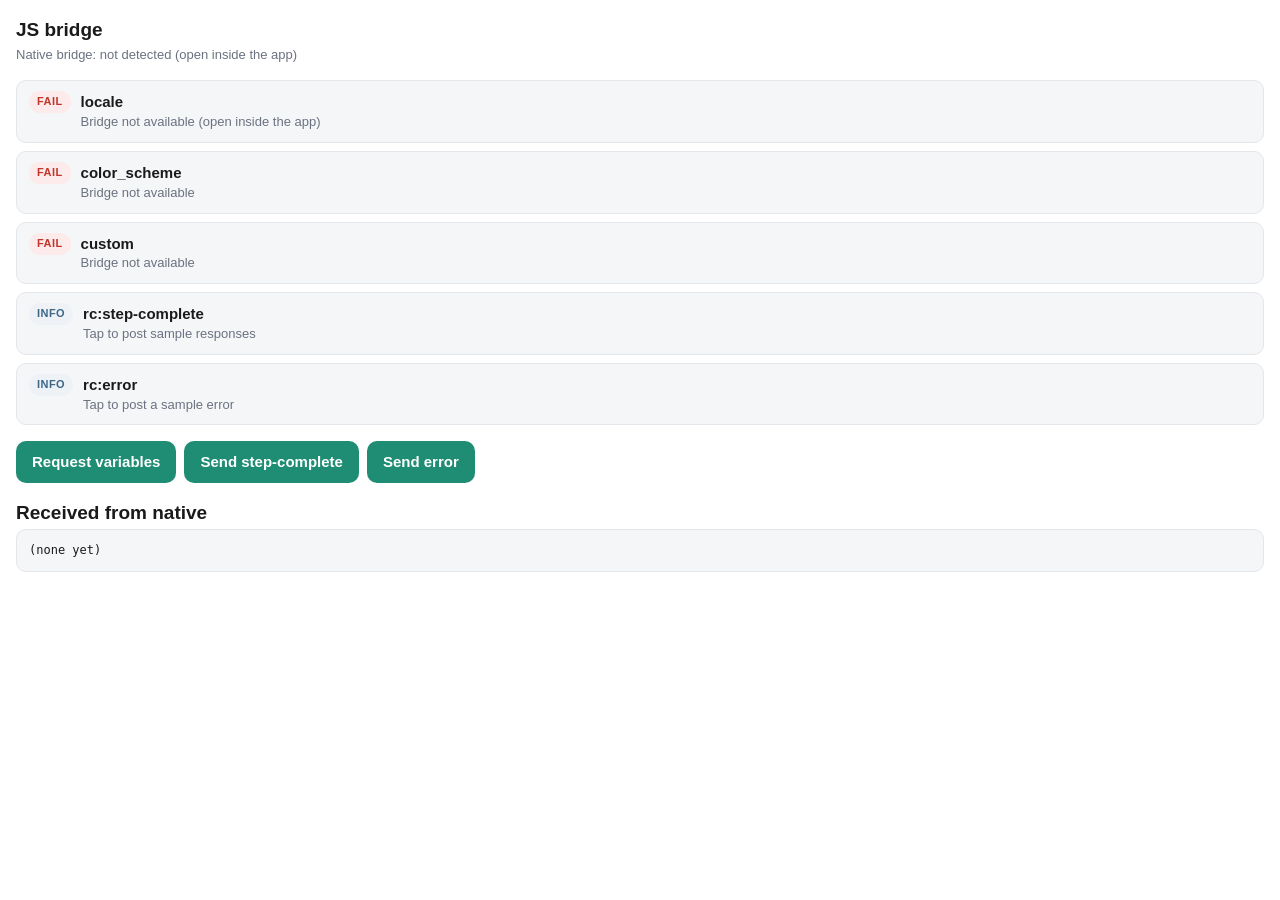
<file: capabilities/bridge.html>
<!doctype html>
<html lang="en">
  <head>
    <meta charset="utf-8" />
    <meta name="viewport" content="width=device-width, initial-scale=1, viewport-fit=cover" />
    <title>WebView · JS bridge</title>
    <link rel="stylesheet" href="style.css" />
  </head>
  <body>
    <h1>JS bridge</h1>
    <p class="subtitle" data-bridge-status>
      Tests the protocol v1 web↔native bridge (variables, step-complete, error).
    </p>

    <ul class="rows"></ul>

    <div class="actions">
      <button id="vars">Request variables</button>
      <button id="complete">Send step-complete</button>
      <button id="error">Send error</button>
    </div>

    <h1>Received from native</h1>
    <pre id="log">(none yet)</pre>

    <script src="rc-bridge.js"></script>
    <script>
      const localeRow = RC.addRow("locale", "pending", "—");
      const schemeRow = RC.addRow("color_scheme", "pending", "—");
      const customRow = RC.addRow("custom", "pending", "Set values in the tester’s { } editor");
      const completeRow = RC.addRow("rc:step-complete", "info", "Tap to post sample responses");
      const errorRow = RC.addRow("rc:error", "info", "Tap to post a sample error");
      const log = document.getElementById("log");

      function logMessage(message) {
        const stamp = new Date().toLocaleTimeString();
        const text = stamp + "  " + JSON.stringify(message);
        log.textContent = log.textContent === "(none yet)" ? text : log.textContent + "\n" + text;
      }

      // Native -> web messages (the SDK replies to rc:request-variables with rc:variables).
      RC.onMessage(function (message) {
        logMessage(message);
        if (message && message.type === "rc:variables" && message.variables) {
          const v = message.variables;
          localeRow.set("pass", v.locale != null ? String(v.locale) : "(missing)");
          schemeRow.set("pass", v.color_scheme != null ? String(v.color_scheme) : "(missing)");
          customRow.set("pass", v.custom ? JSON.stringify(v.custom) : "{}");
        }
      });

      function requestVariables() {
        if (!RC.bridgeAvailable) {
          localeRow.set("fail", "Bridge not available (open inside the app)");
          schemeRow.set("fail", "Bridge not available");
          customRow.set("fail", "Bridge not available");
          return;
        }
        localeRow.set("pending", "Requesting…");
        schemeRow.set("pending", "Requesting…");
        customRow.set("pending", "Requesting…");
        RC.post("rc:request-variables");
      }

      document.getElementById("vars").addEventListener("click", requestVariables);

      document.getElementById("complete").addEventListener("click", function () {
        const ok = RC.post("rc:step-complete", {
          responses: { selected_plan: "annual", accepted_terms: true, source: "bridge.html" }
        });
        completeRow.set(ok ? "pass" : "fail", ok ? "Posted responses" : "Bridge not available");
      });

      document.getElementById("error").addEventListener("click", function () {
        const ok = RC.post("rc:error", { error: "Sample error from bridge.html" });
        errorRow.set(ok ? "pass" : "fail", ok ? "Posted error" : "Bridge not available");
      });

      window.addEventListener("DOMContentLoaded", requestVariables);
    </script>
  </body>
</html>
</file>
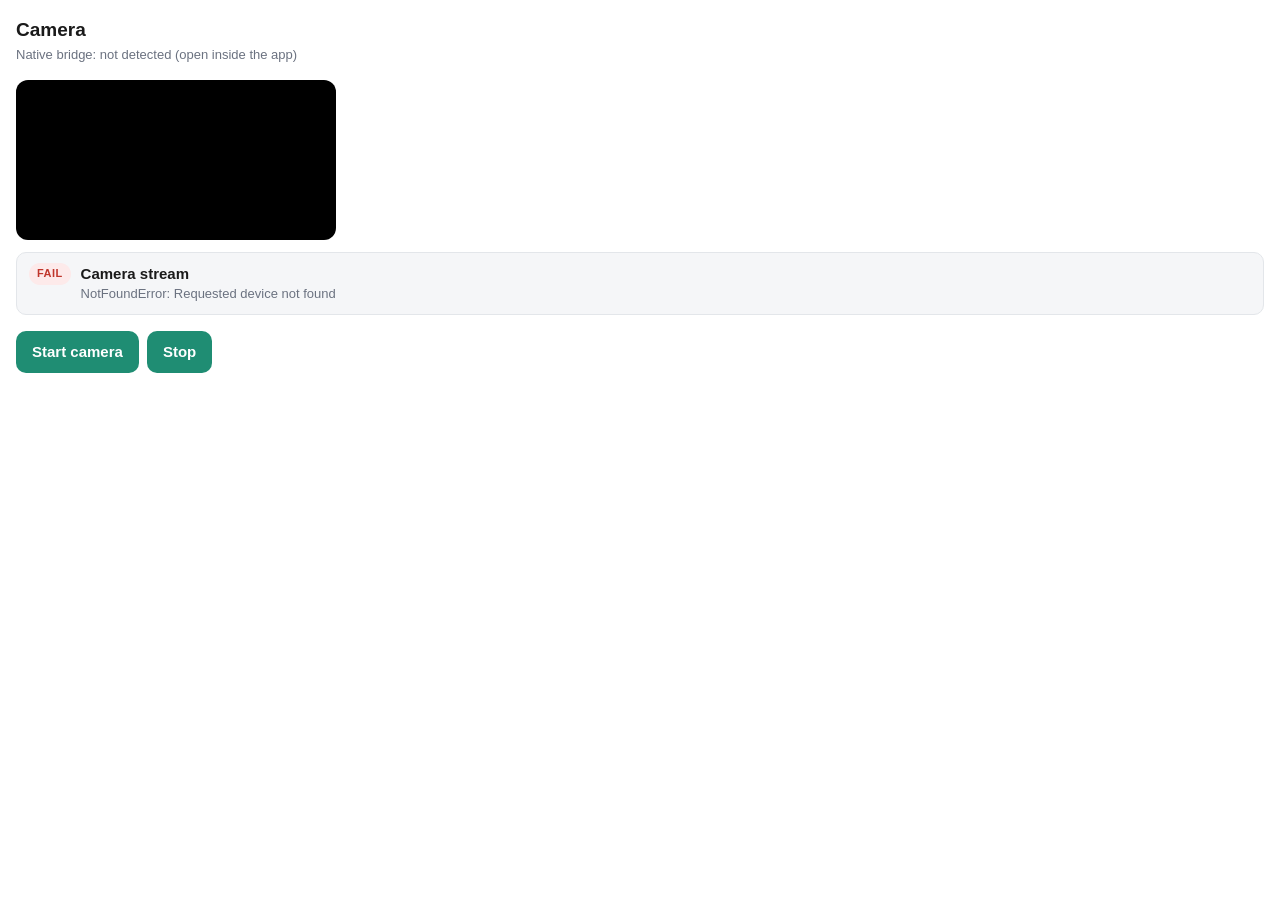
<file: capabilities/camera.html>
<!doctype html>
<html lang="en">
  <head>
    <meta charset="utf-8" />
    <meta name="viewport" content="width=device-width, initial-scale=1, viewport-fit=cover" />
    <title>WebView · Camera</title>
    <link rel="stylesheet" href="style.css" />
  </head>
  <body>
    <h1>Camera</h1>
    <p class="subtitle" data-bridge-status>Tests the <code>camera</code> capability via <code>getUserMedia</code>.</p>

    <video id="preview" autoplay playsinline muted></video>
    <ul class="rows"></ul>

    <div class="actions">
      <button id="start">Start camera</button>
      <button id="stop">Stop</button>
    </div>

    <script src="rc-bridge.js"></script>
    <script>
      let stream = null;
      const video = document.getElementById("preview");
      const row = RC.addRow("Camera stream", "pending", "Tap “Start camera”. Requires a real device — the simulator has no camera.");

      async function start() {
        row.set("pending", "Requesting camera…");
        try {
          stream = await navigator.mediaDevices.getUserMedia({ video: true });
          video.srcObject = stream;
          const track = stream.getVideoTracks()[0];
          row.set("pass", "Granted · " + (track ? track.label || "camera active" : "camera active"));
        } catch (e) {
          // NotAllowedError when the capability is denied; NotFoundError on a device with no camera.
          row.set("fail", (e && e.name ? e.name + ": " : "") + (e && e.message ? e.message : e));
        }
      }

      function stop() {
        if (stream) {
          stream.getTracks().forEach((t) => t.stop());
          stream = null;
          video.srcObject = null;
          row.set("info", "Stopped");
        }
      }

      document.getElementById("start").addEventListener("click", start);
      document.getElementById("stop").addEventListener("click", stop);
      window.addEventListener("DOMContentLoaded", start);
    </script>
  </body>
</html>
</file>
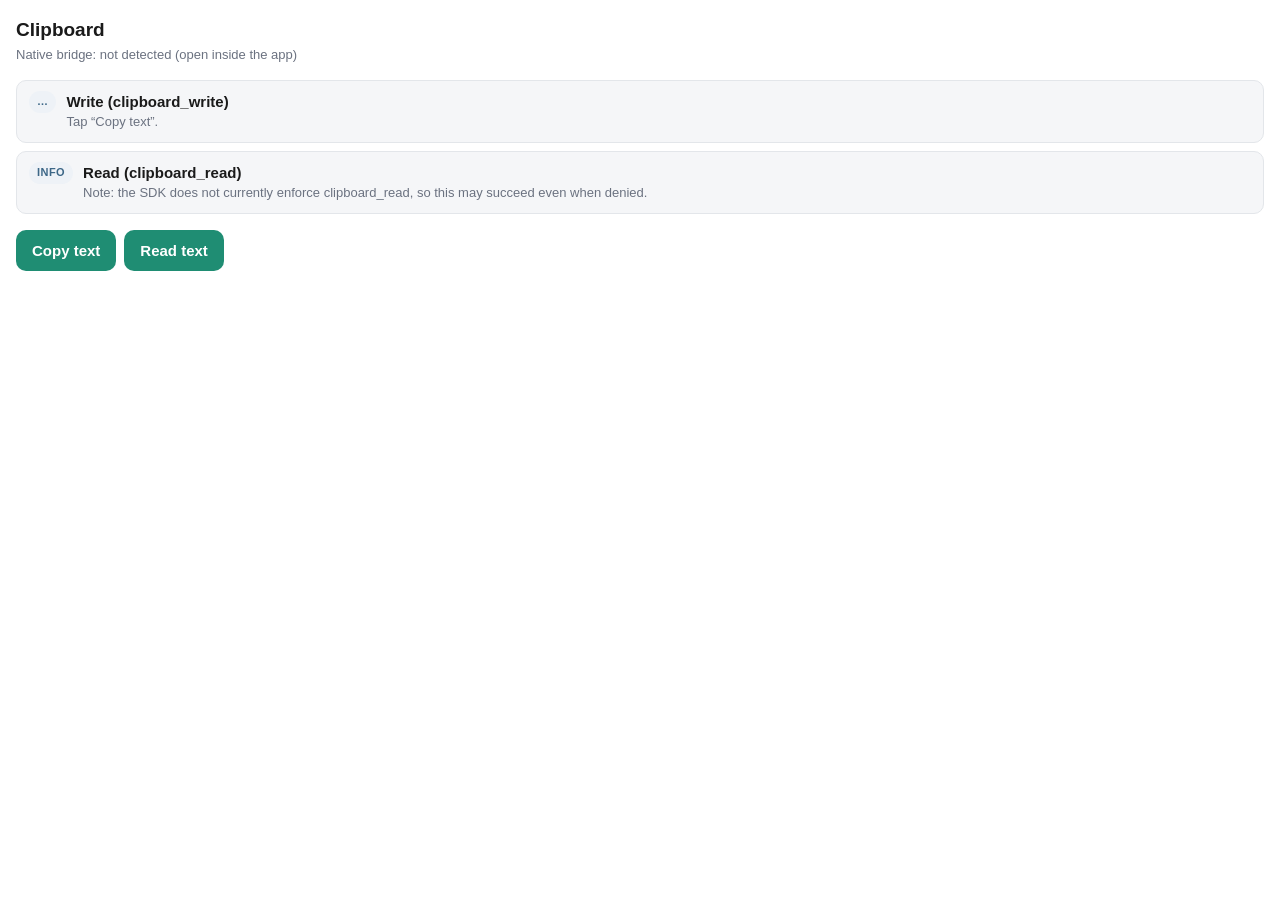
<file: capabilities/clipboard.html>
<!doctype html>
<html lang="en">
  <head>
    <meta charset="utf-8" />
    <meta name="viewport" content="width=device-width, initial-scale=1, viewport-fit=cover" />
    <title>WebView · Clipboard</title>
    <link rel="stylesheet" href="style.css" />
  </head>
  <body>
    <h1>Clipboard</h1>
    <p class="subtitle" data-bridge-status>
      Tests <code>clipboard_write</code> and <code>clipboard_read</code>.
    </p>

    <ul class="rows"></ul>

    <div class="actions">
      <button id="write">Copy text</button>
      <button id="read">Read text</button>
    </div>

    <script src="rc-bridge.js"></script>
    <script>
      const writeRow = RC.addRow("Write (clipboard_write)", "pending", "Tap “Copy text”.");
      const readRow = RC.addRow(
        "Read (clipboard_read)",
        "info",
        "Note: the SDK does not currently enforce clipboard_read, so this may succeed even when denied."
      );

      document.getElementById("write").addEventListener("click", async () => {
        const payload = "RevenueCat clipboard test · " + new Date().toISOString();
        writeRow.set("pending", "Writing…");
        try {
          await navigator.clipboard.writeText(payload);
          writeRow.set("pass", "Wrote: " + payload);
        } catch (e) {
          writeRow.set("fail", (e && e.name ? e.name + ": " : "") + (e && e.message ? e.message : e));
        }
      });

      document.getElementById("read").addEventListener("click", async () => {
        readRow.set("pending", "Reading…");
        try {
          const text = await navigator.clipboard.readText();
          readRow.set("pass", "Read: " + (text || "(empty)"));
        } catch (e) {
          readRow.set("fail", (e && e.name ? e.name + ": " : "") + (e && e.message ? e.message : e));
        }
      });
    </script>
  </body>
</html>
</file>
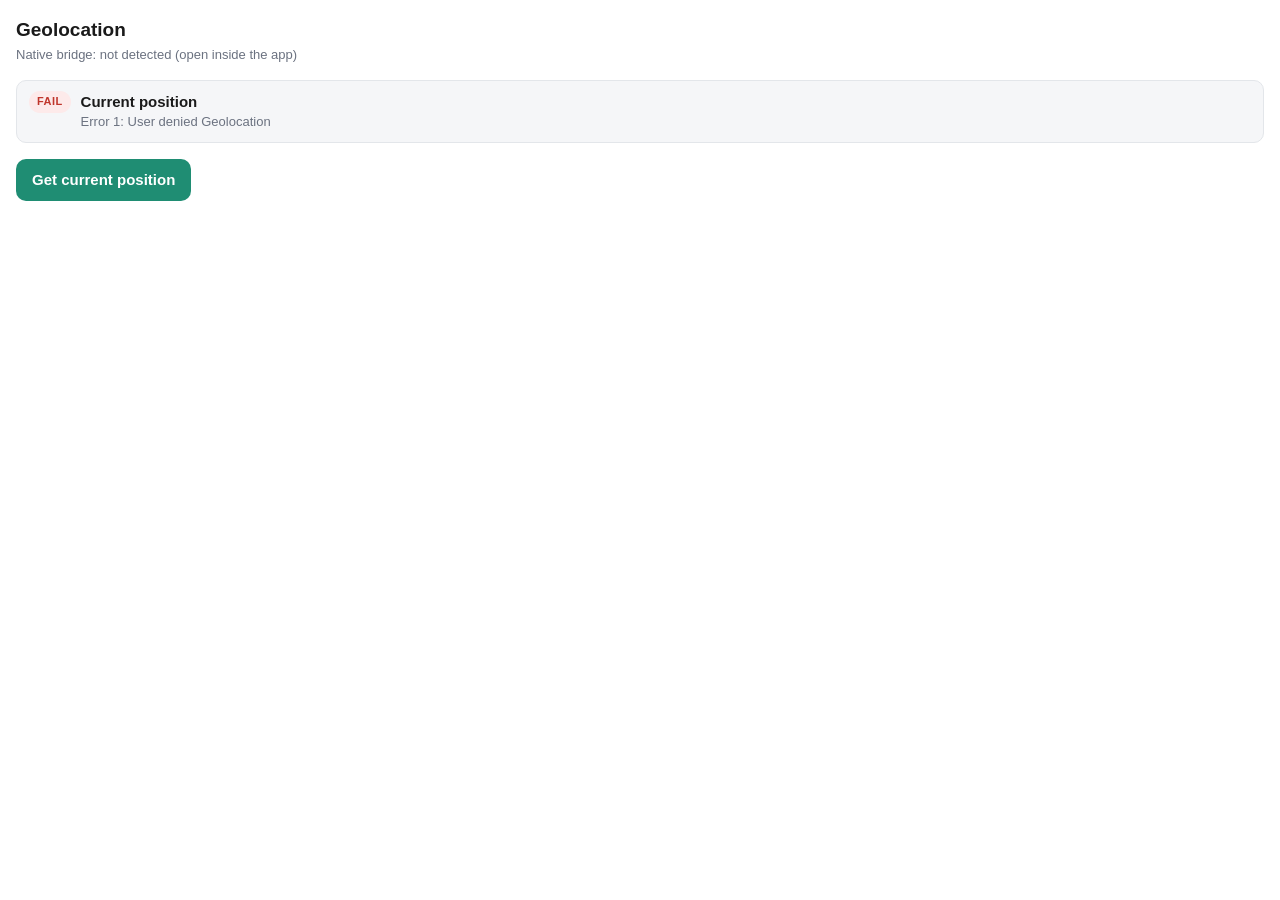
<file: capabilities/geolocation.html>
<!doctype html>
<html lang="en">
  <head>
    <meta charset="utf-8" />
    <meta name="viewport" content="width=device-width, initial-scale=1, viewport-fit=cover" />
    <title>WebView · Geolocation</title>
    <link rel="stylesheet" href="style.css" />
  </head>
  <body>
    <h1>Geolocation</h1>
    <p class="subtitle" data-bridge-status>
      Tests the <code>geolocation</code> capability via <code>navigator.geolocation</code>.
    </p>

    <ul class="rows"></ul>

    <div class="actions">
      <button id="locate">Get current position</button>
    </div>

    <script src="rc-bridge.js"></script>
    <script>
      const row = RC.addRow(
        "Current position",
        "pending",
        "Requesting… (in the simulator, set Features → Location → a custom/preset location)."
      );

      function locate() {
        row.set("pending", "Requesting location…");
        if (!navigator.geolocation) {
          row.set("fail", "navigator.geolocation is unavailable");
          return;
        }
        navigator.geolocation.getCurrentPosition(
          (pos) => {
            const c = pos.coords;
            row.set(
              "pass",
              "lat " + c.latitude.toFixed(5) + ", lon " + c.longitude.toFixed(5) + " · ±" + Math.round(c.accuracy) + "m"
            );
          },
          (err) => {
            // When the capability is denied the SDK doesn't inject the bridge, so requests error out.
            row.set("fail", "Error " + err.code + ": " + err.message);
          },
          { enableHighAccuracy: true, timeout: 15000, maximumAge: 0 }
        );
      }

      document.getElementById("locate").addEventListener("click", locate);
      window.addEventListener("DOMContentLoaded", locate);
    </script>
  </body>
</html>
</file>
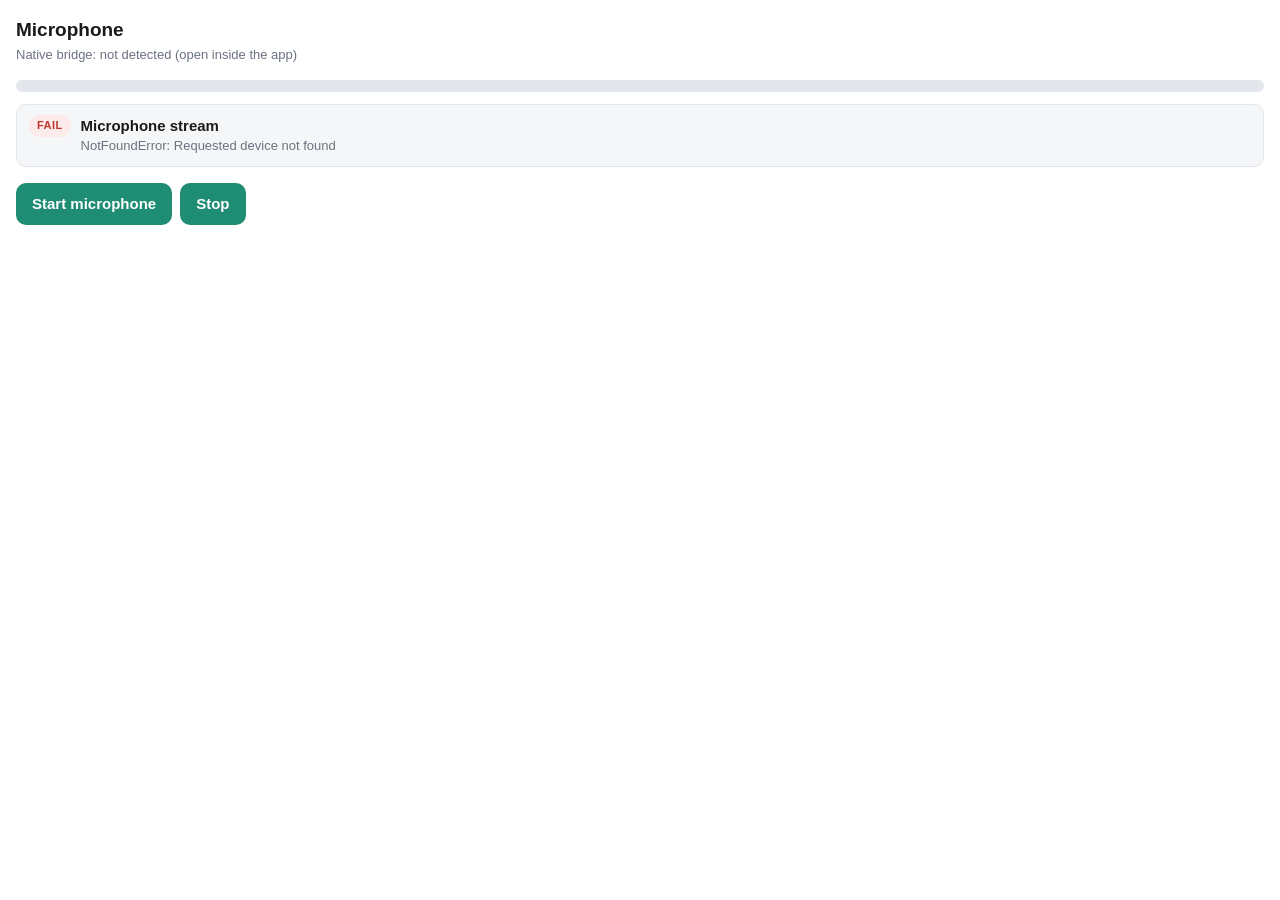
<file: capabilities/microphone.html>
<!doctype html>
<html lang="en">
  <head>
    <meta charset="utf-8" />
    <meta name="viewport" content="width=device-width, initial-scale=1, viewport-fit=cover" />
    <title>WebView · Microphone</title>
    <link rel="stylesheet" href="style.css" />
  </head>
  <body>
    <h1>Microphone</h1>
    <p class="subtitle" data-bridge-status>Tests the <code>microphone</code> capability via <code>getUserMedia</code>.</p>

    <div class="meter"><span id="level"></span></div>
    <ul class="rows"></ul>

    <div class="actions">
      <button id="start">Start microphone</button>
      <button id="stop">Stop</button>
    </div>

    <script src="rc-bridge.js"></script>
    <script>
      let stream = null;
      let audioCtx = null;
      let raf = null;
      const level = document.getElementById("level");
      const row = RC.addRow("Microphone stream", "pending", "Tap “Start microphone”, then make some noise.");

      function meter(analyser) {
        const data = new Uint8Array(analyser.frequencyBinCount);
        function tick() {
          analyser.getByteTimeDomainData(data);
          let peak = 0;
          for (let i = 0; i < data.length; i++) {
            peak = Math.max(peak, Math.abs(data[i] - 128));
          }
          level.style.width = Math.min(100, Math.round((peak / 128) * 100 * 2)) + "%";
          raf = requestAnimationFrame(tick);
        }
        tick();
      }

      async function start() {
        row.set("pending", "Requesting microphone…");
        try {
          stream = await navigator.mediaDevices.getUserMedia({ audio: true });
          const track = stream.getAudioTracks()[0];
          row.set("pass", "Granted · " + (track ? track.label || "microphone active" : "microphone active"));
          const AC = window.AudioContext || window.webkitAudioContext;
          audioCtx = new AC();
          const src = audioCtx.createMediaStreamSource(stream);
          const analyser = audioCtx.createAnalyser();
          analyser.fftSize = 1024;
          src.connect(analyser);
          meter(analyser);
        } catch (e) {
          row.set("fail", (e && e.name ? e.name + ": " : "") + (e && e.message ? e.message : e));
        }
      }

      function stop() {
        if (raf) cancelAnimationFrame(raf), (raf = null);
        if (audioCtx) audioCtx.close(), (audioCtx = null);
        if (stream) {
          stream.getTracks().forEach((t) => t.stop());
          stream = null;
        }
        level.style.width = "0%";
        row.set("info", "Stopped");
      }

      document.getElementById("start").addEventListener("click", start);
      document.getElementById("stop").addEventListener("click", stop);
      window.addEventListener("DOMContentLoaded", start);
    </script>
  </body>
</html>
</file>
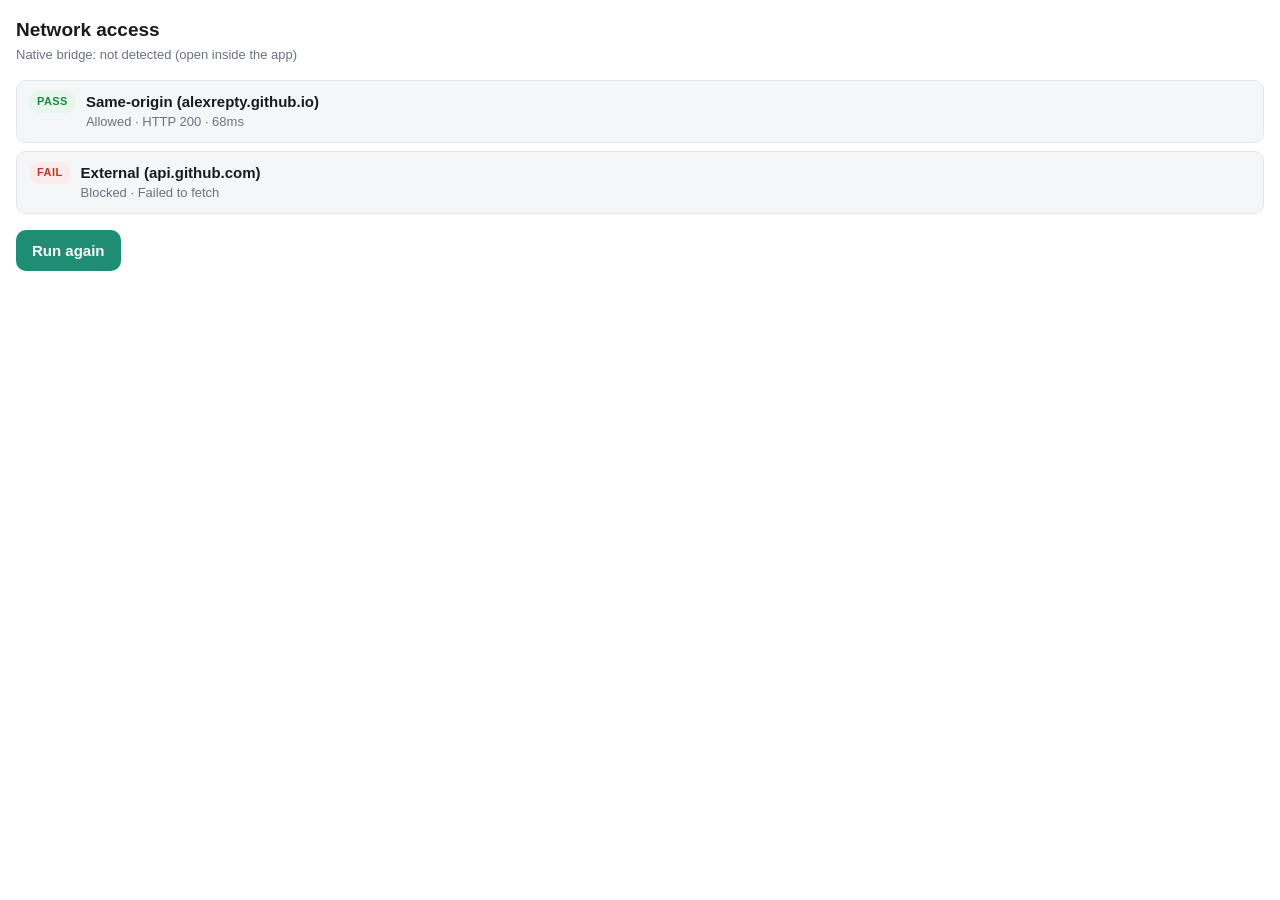
<file: capabilities/network.html>
<!doctype html>
<html lang="en">
  <head>
    <meta charset="utf-8" />
    <meta name="viewport" content="width=device-width, initial-scale=1, viewport-fit=cover" />
    <title>WebView · Network access</title>
    <link rel="stylesheet" href="style.css" />
  </head>
  <body>
    <h1>Network access</h1>
    <p class="subtitle" data-bridge-status>Tests the <code>network_access.allowed_domains</code> capability.</p>

    <ul class="rows"></ul>

    <div class="actions">
      <button id="retry">Run again</button>
    </div>

    <script src="rc-bridge.js"></script>
    <script>
      // Same-origin request: always allowed (the page's own host is implicitly reachable, and the
      // "restricted" sample whitelists alexrepty.github.io). External request: only succeeds when the
      // host is allowed by the capability (or no network_access restriction is declared).
      const SAME_ORIGIN = "rc-bridge.js?cacheBust=";
      const EXTERNAL = "https://api.github.com/zen";

      async function probe(row, url, label) {
        row.set("pending", "Requesting " + label + "…");
        const started = Date.now();
        try {
          const res = await fetch(url, { cache: "no-store" });
          const ms = Date.now() - started;
          if (res.ok) {
            row.set("pass", "Allowed · HTTP " + res.status + " · " + ms + "ms");
          } else {
            row.set("info", "Reachable but HTTP " + res.status + " · " + ms + "ms");
          }
        } catch (e) {
          // A blocked request rejects (typically a TypeError "Load failed").
          row.set("fail", "Blocked · " + (e && e.message ? e.message : e));
        }
      }

      function run() {
        document.querySelector(".rows").innerHTML = "";
        const sameOrigin = RC.addRow("Same-origin (alexrepty.github.io)", "pending", "");
        const external = RC.addRow("External (api.github.com)", "pending", "");
        probe(sameOrigin, SAME_ORIGIN + Date.now(), "same-origin");
        probe(external, EXTERNAL, "external");
      }

      document.getElementById("retry").addEventListener("click", run);
      window.addEventListener("DOMContentLoaded", run);
    </script>
  </body>
</html>
</file>
<file: capabilities/style.css>
/* Shared styling for the RevenueCat WebView capability sample pages. */

* {
  box-sizing: border-box;
}

:root {
  --bg: #ffffff;
  --fg: #1a1a1a;
  --muted: #6b7280;
  --card: #f5f6f8;
  --border: #e3e6ea;
  --pass-bg: #e7f7ec;
  --pass-fg: #1b873f;
  --fail-bg: #fdeaea;
  --fail-fg: #c0362c;
  --info-bg: #eef2f7;
  --info-fg: #3d6787;
  --accent: #1f8d73;
}

@media (prefers-color-scheme: dark) {
  :root {
    --bg: #121417;
    --fg: #f2f3f5;
    --muted: #9aa3ad;
    --card: #1c1f24;
    --border: #2a2e35;
    --pass-bg: #14361f;
    --pass-fg: #6ee79b;
    --fail-bg: #3a1715;
    --fail-fg: #ff8a7e;
    --info-bg: #15212e;
    --info-fg: #82b4dc;
    --accent: #4fcba6;
  }
}

html,
body {
  margin: 0;
  padding: 0;
}

body {
  font: 15px/1.45 -apple-system, BlinkMacSystemFont, "Segoe UI", Roboto, sans-serif;
  color: var(--fg);
  background: var(--bg);
  padding: 16px;
  -webkit-text-size-adjust: 100%;
}

h1 {
  font-size: 19px;
  margin: 0 0 2px;
}

.subtitle {
  color: var(--muted);
  margin: 0 0 16px;
  font-size: 13px;
}

.rows {
  display: flex;
  flex-direction: column;
  gap: 8px;
  margin: 0 0 16px;
  padding: 0;
  list-style: none;
}

.row {
  display: flex;
  align-items: flex-start;
  gap: 10px;
  background: var(--card);
  border: 1px solid var(--border);
  border-radius: 10px;
  padding: 10px 12px;
}

.badge {
  flex: 0 0 auto;
  font-size: 11px;
  font-weight: 700;
  letter-spacing: 0.04em;
  text-transform: uppercase;
  padding: 3px 8px;
  border-radius: 999px;
  white-space: nowrap;
}

.badge.pass {
  background: var(--pass-bg);
  color: var(--pass-fg);
}
.badge.fail {
  background: var(--fail-bg);
  color: var(--fail-fg);
}
.badge.info {
  background: var(--info-bg);
  color: var(--info-fg);
}
.badge.pending {
  background: var(--info-bg);
  color: var(--info-fg);
}

.row .body {
  min-width: 0;
}
.row .label {
  font-weight: 600;
}
.row .detail {
  color: var(--muted);
  font-size: 13px;
  word-break: break-word;
}

.actions {
  display: flex;
  flex-wrap: wrap;
  gap: 8px;
  margin-bottom: 16px;
}

button {
  font: inherit;
  font-weight: 600;
  color: #ffffff;
  background: var(--accent);
  border: none;
  border-radius: 10px;
  padding: 10px 16px;
  cursor: pointer;
}
button:active {
  opacity: 0.85;
}

video {
  width: 100%;
  max-width: 320px;
  border-radius: 12px;
  background: #000;
  display: block;
  margin-bottom: 12px;
}

.meter {
  height: 12px;
  border-radius: 999px;
  background: var(--border);
  overflow: hidden;
  margin-bottom: 12px;
}
.meter > span {
  display: block;
  height: 100%;
  width: 0%;
  background: var(--accent);
  transition: width 0.05s linear;
}

pre {
  background: var(--card);
  border: 1px solid var(--border);
  border-radius: 10px;
  padding: 12px;
  overflow-x: auto;
  font-size: 12px;
  margin: 0 0 12px;
}
</file>
